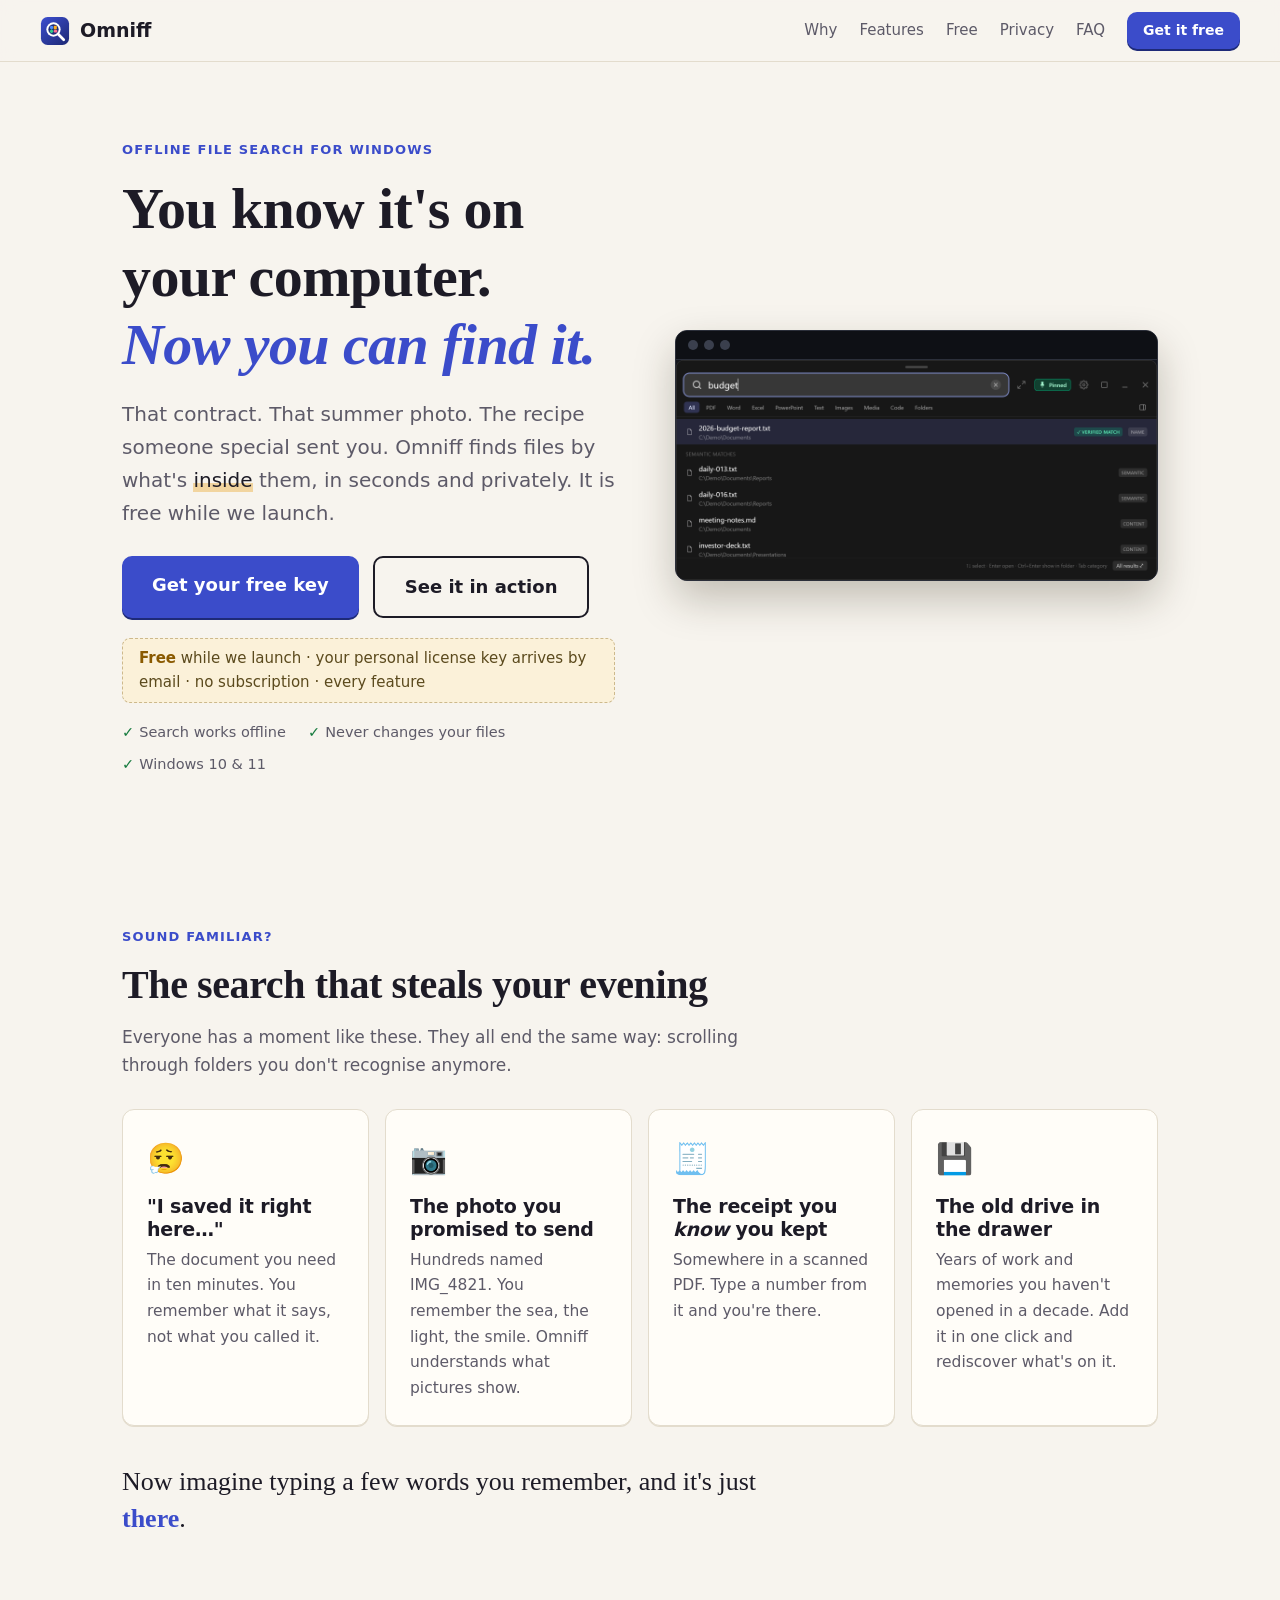
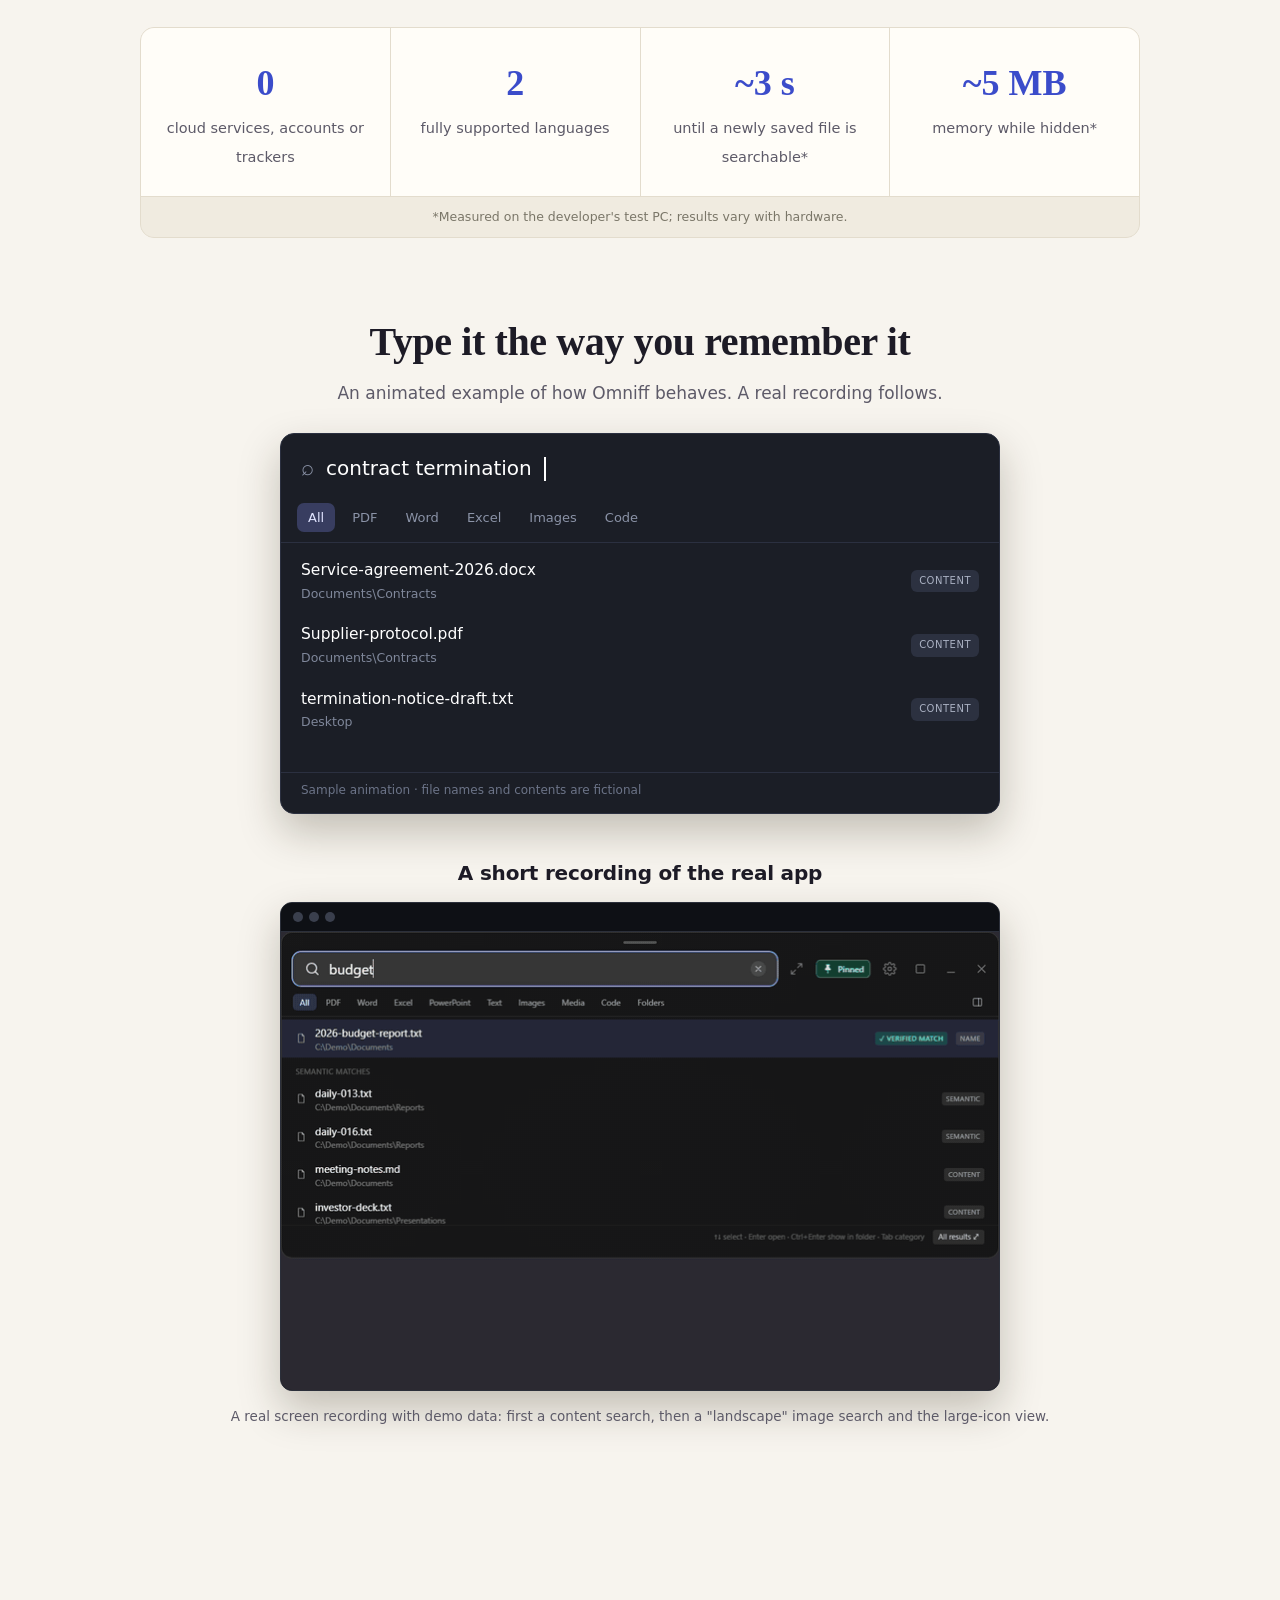
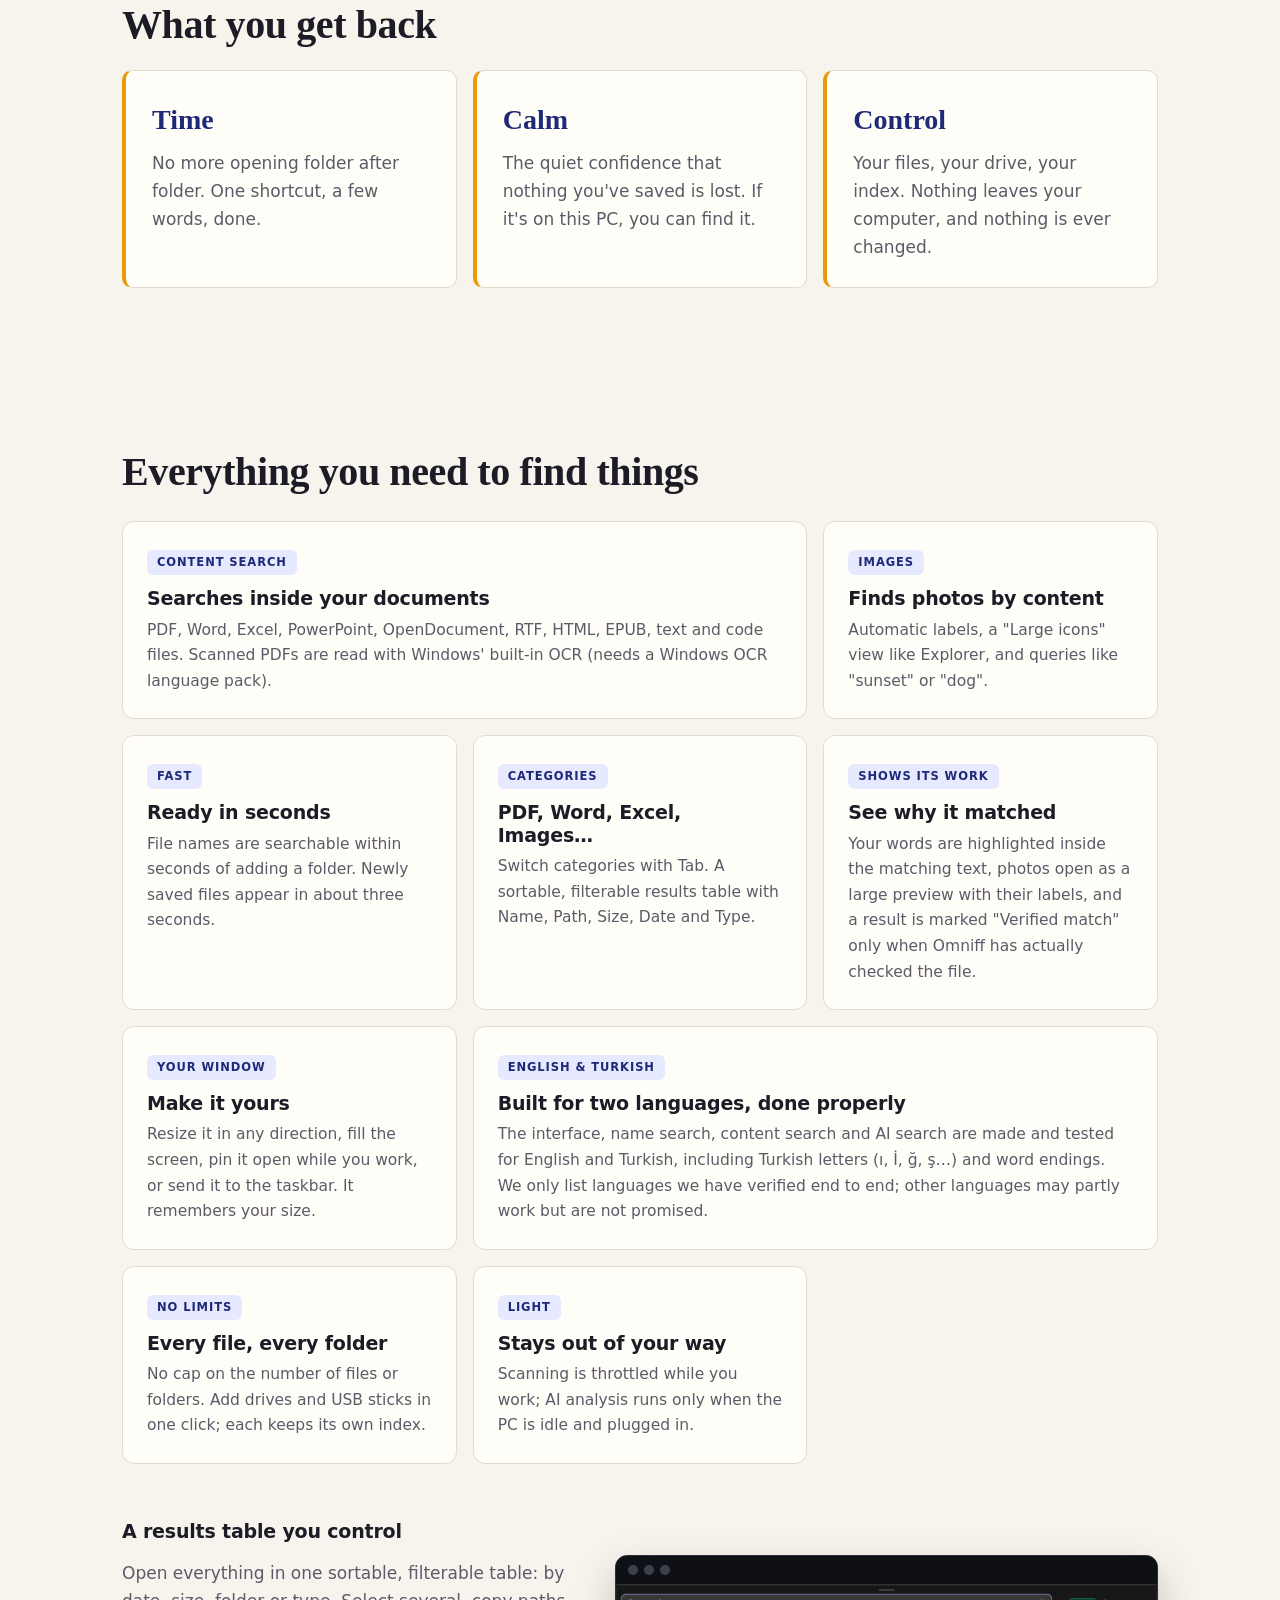
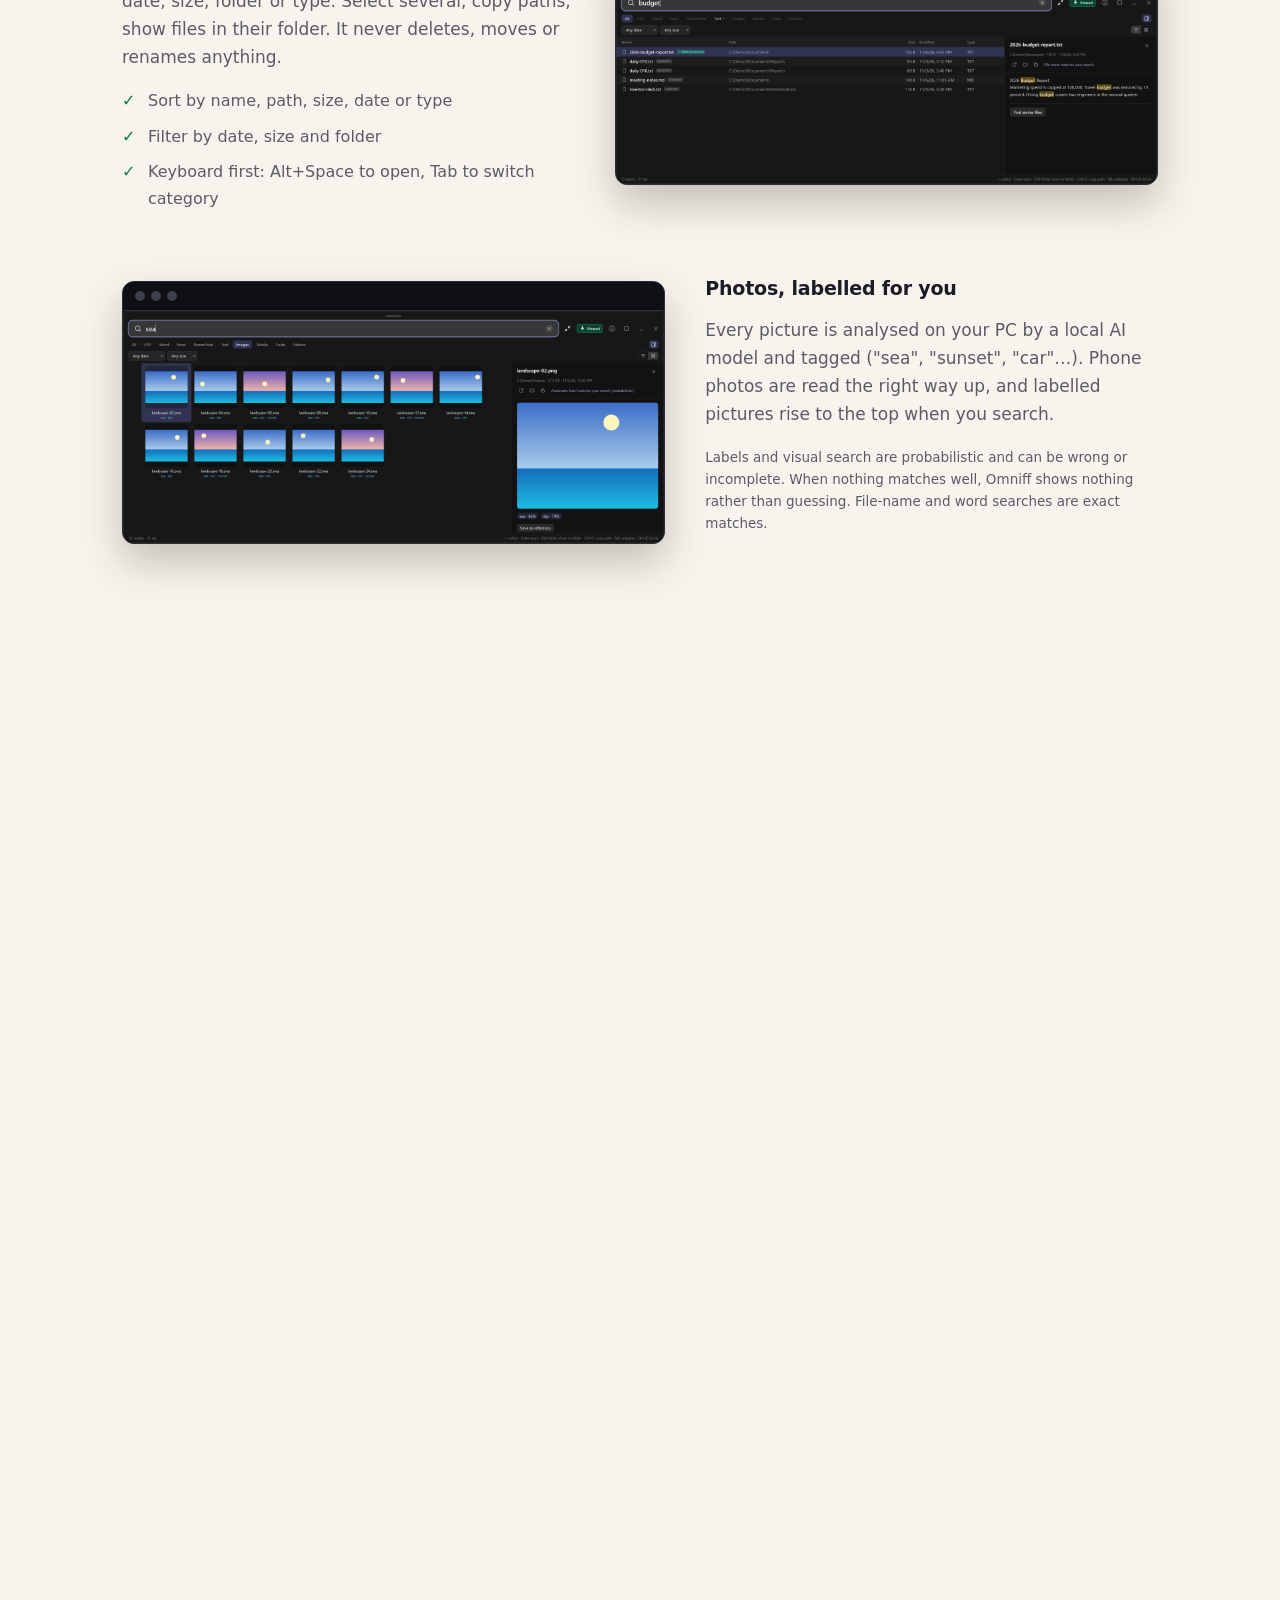
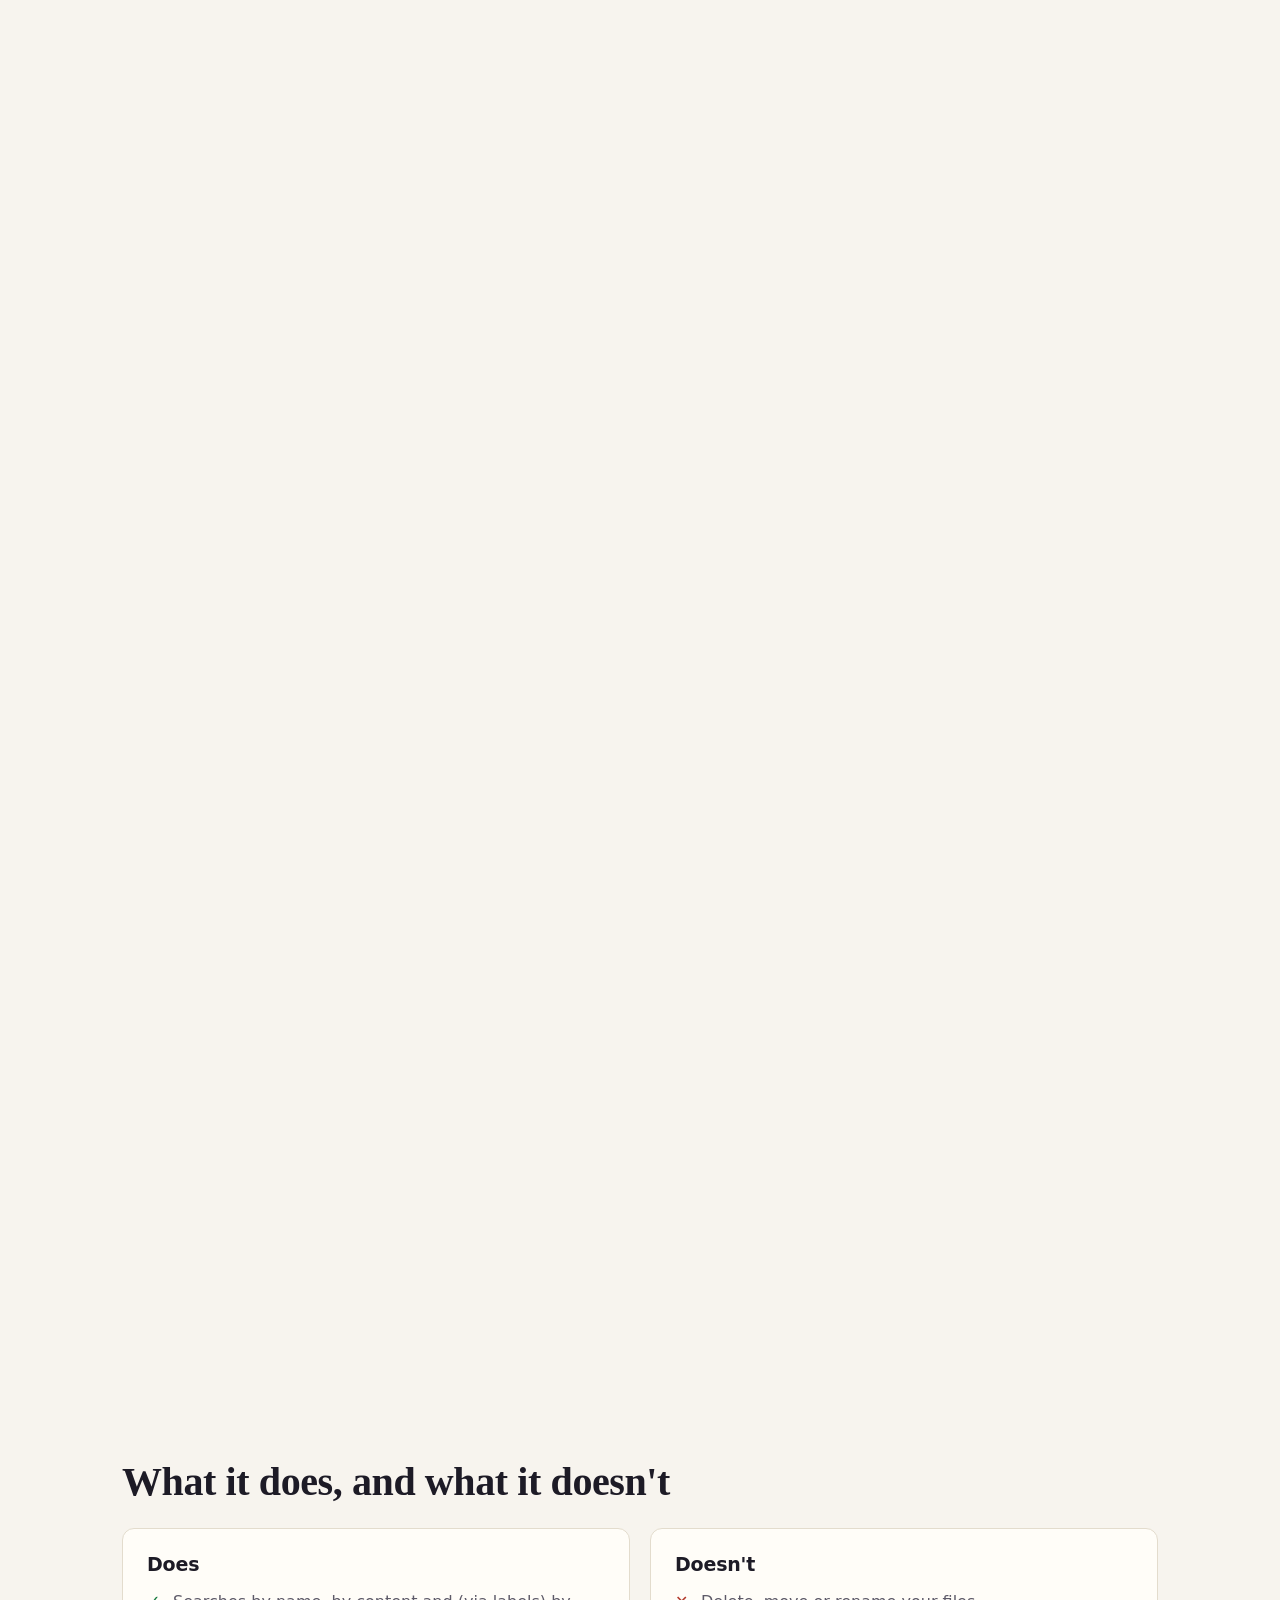
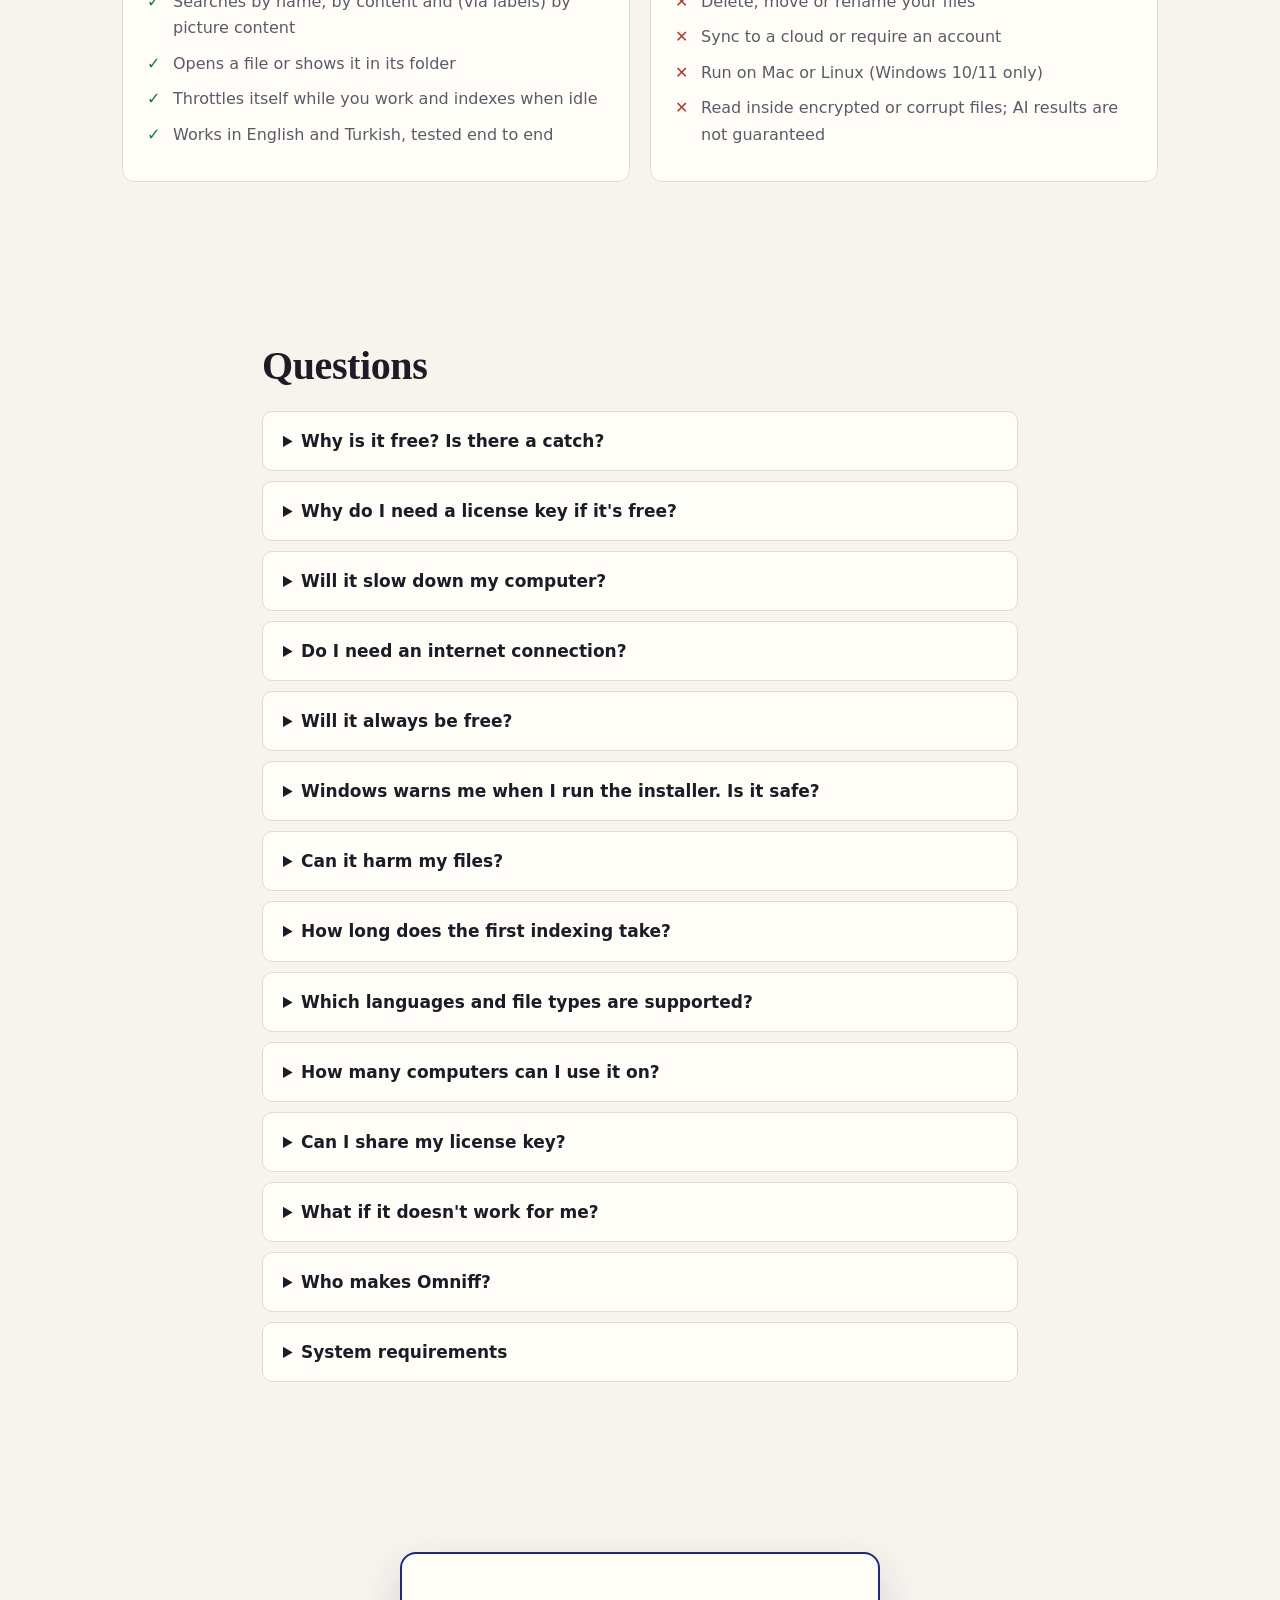
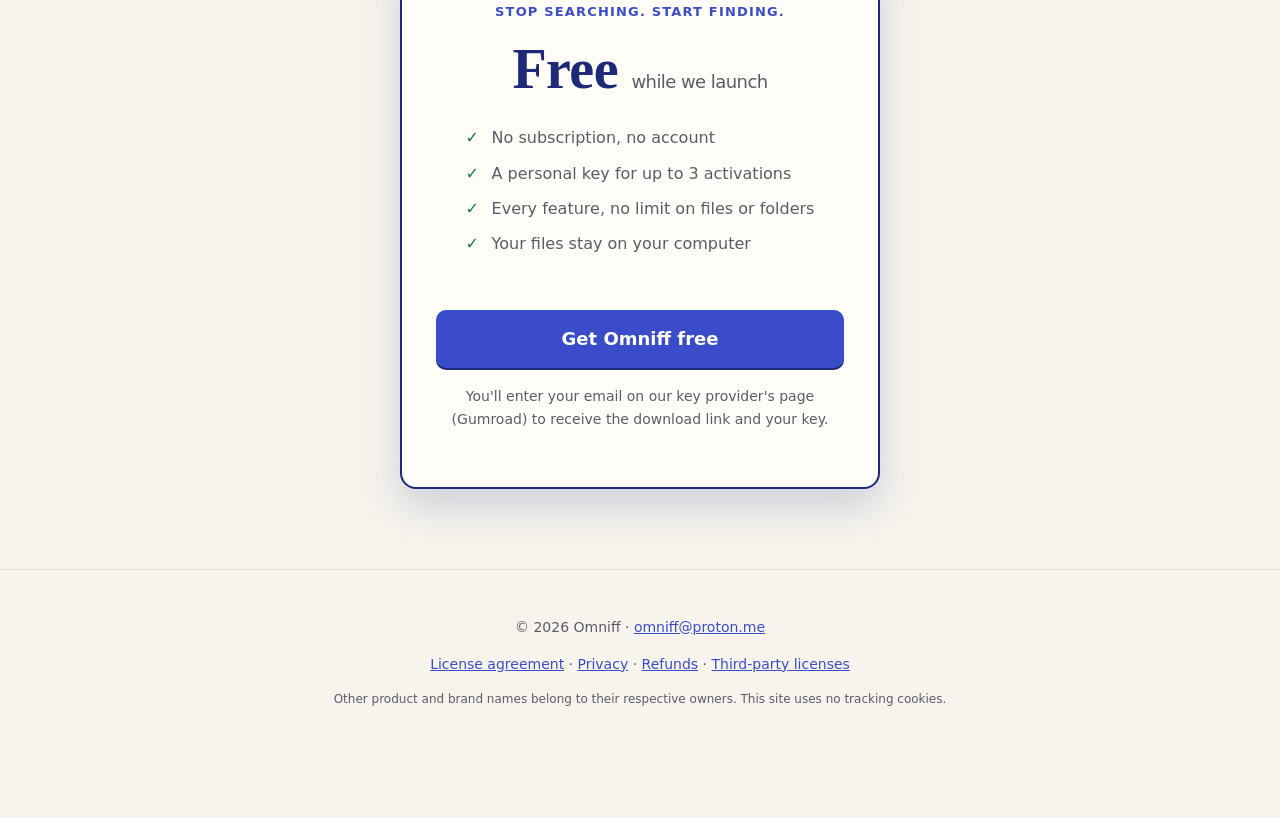
<file: index.html>
<!doctype html>
<html lang="en">
<head>
<meta charset="utf-8">
<meta name="viewport" content="width=device-width, initial-scale=1">
<title>Omniff — Find any file by what's inside it | Offline file search for Windows</title>
<meta name="description" content="Find files on your PC by name, by content and by what is in the pictures, in seconds. Searching works fully offline.">
<meta property="og:type" content="website">
<meta property="og:title" content="Omniff — Offline smart file search for Windows">
<meta property="og:description" content="Find files on your PC by name, by content and by what is in the pictures, in seconds. Searching works fully offline.">
<meta property="og:image" content="img/arama.png">
<meta name="theme-color" content="#0a0c10">
<link rel="icon" type="image/svg+xml" href="img/favicon.svg">
<link rel="stylesheet" href="style.css">
<script type="application/ld+json">
{"@context":"https://schema.org","@type":"SoftwareApplication","name":"Omniff","operatingSystem":"Windows 10, Windows 11","applicationCategory":"UtilitiesApplication","description":"Find files on your PC by name, by content and by what is in the pictures, in seconds. Searching works fully offline.","offers":{"@type":"Offer","price":"0","priceCurrency":"USD"}}
</script>
</head>
<body>
<header class="top">
  <a class="brand" href="#top"><span class="logo" aria-hidden="true"></span>Omniff</a>
  <nav aria-label="Main">
    <a href="#feel">Why</a>
    <a href="#features">Features</a>
    <a href="#price">Free</a>
    <a href="#privacy">Privacy</a>
    <a href="#faq">FAQ</a>
    <a class="btn small" href="https://omniff.gumroad.com/l/omniff-search">Get it free</a>
  </nav>
</header>

<main id="top">
<section class="hero">
  <div class="hero-copy">
  <p class="eyebrow">Offline file search for Windows</p>
  <h1>You know it's on your computer.<br><em>Now you can find it.</em></h1>
  <p class="lead">That contract. That summer photo. The recipe someone special sent you. Omniff finds files by what's <em class="soft">inside</em> them, in seconds and privately. It is free while we launch.</p>
  <p class="cta">
    <a class="btn big" href="https://omniff.gumroad.com/l/omniff-search">Get your free key</a>
    <a class="btn ghost big" href="#demo">See it in action</a>
  </p>
  <p class="price-chip"><strong>Free</strong> while we launch · your personal license key arrives by email · no subscription · every feature</p>
  <ul class="trust">
    <li>Search works offline</li><li>Never changes your files</li><li>Windows 10 &amp; 11</li>
  </ul>
  </div>
  <div class="frame hero-shot"><div class="chrome"><i></i><i></i><i></i></div><img src="img/arama.png" alt="Omniff search window showing results for a content search" width="1000"></div>
</section>

<section class="feel" id="feel">
  <p class="eyebrow">Sound familiar?</p>
  <h2>The search that steals your evening</h2>
  <p class="sub">Everyone has a moment like these. They all end the same way: scrolling through folders you don't recognise anymore.</p>
  <div class="moments">
    <article><span class="emo">😮‍💨</span><h3>"I saved it right here…"</h3><p>The document you need in ten minutes. You remember what it says, not what you called it.</p></article>
    <article><span class="emo">📷</span><h3>The photo you promised to send</h3><p>Hundreds named IMG_4821. You remember the sea, the light, the smile. Omniff understands what pictures show.</p></article>
    <article><span class="emo">🧾</span><h3>The receipt you <em>know</em> you kept</h3><p>Somewhere in a scanned PDF. Type a number from it and you're there.</p></article>
    <article><span class="emo">💾</span><h3>The old drive in the drawer</h3><p>Years of work and memories you haven't opened in a decade. Add it in one click and rediscover what's on it.</p></article>
  </div>
  <p class="turn">Now imagine typing a few words you remember, and it's just <strong>there</strong>.</p>
</section>

<section class="stats" aria-label="At a glance">
  <div><strong>0</strong><span>cloud services, accounts or trackers</span></div>
  <div><strong>2</strong><span>fully supported languages</span></div>
  <div><strong>~3 s</strong><span>until a newly saved file is searchable*</span></div>
  <div><strong>~5 MB</strong><span>memory while hidden*</span></div>
  <p class="foot">*Measured on the developer's test PC; results vary with hardware.</p>
</section>

<section class="demo-sec" id="demo">
  <h2>Type it the way you remember it</h2>
  <p class="sub">An animated example of how Omniff behaves. A real recording follows.</p>
  <div class="demo" id="demo-box" aria-live="polite" aria-label="Animated search example">
    <div class="demo-bar"><span class="mag">⌕</span><span id="demo-q" class="q"></span><span class="caret"></span></div>
    <div class="demo-tabs" id="demo-tabs"></div>
    <ul class="demo-res" id="demo-res"></ul>
    <div class="demo-note">Sample animation · file names and contents are fictional</div>
  </div>
  <h3 class="rec-title">A short recording of the real app</h3>
  <div class="frame rec"><div class="chrome"><i></i><i></i><i></i></div><img src="img/demo.gif" alt="Screen recording of Omniff: a content search, then an image search and the large-icon view" width="720" height="460" loading="lazy"></div>
  <p class="fine center">A real screen recording with demo data: first a content search, then a "landscape" image search and the large-icon view.</p>
</section>

<section class="gives">
  <h2>What you get back</h2>
  <div class="trio">
    <article><b>Time</b><p>No more opening folder after folder. One shortcut, a few words, done.</p></article>
    <article><b>Calm</b><p>The quiet confidence that nothing you've saved is lost. If it's on this PC, you can find it.</p></article>
    <article><b>Control</b><p>Your files, your drive, your index. Nothing leaves your computer, and nothing is ever changed.</p></article>
  </div>
</section>

<section class="features" id="features">
  <h2>Everything you need to find things</h2>
  <div class="bento">
    <article class="wide"><span class="tag">Content search</span><h3>Searches inside your documents</h3><p>PDF, Word, Excel, PowerPoint, OpenDocument, RTF, HTML, EPUB, text and code files. Scanned PDFs are read with Windows' built-in OCR (needs a Windows OCR language pack).</p></article>
    <article><span class="tag">Images</span><h3>Finds photos by content</h3><p>Automatic labels, a "Large icons" view like Explorer, and queries like "sunset" or "dog".</p></article>
    <article><span class="tag">Fast</span><h3>Ready in seconds</h3><p>File names are searchable within seconds of adding a folder. Newly saved files appear in about three seconds.</p></article>
    <article><span class="tag">Categories</span><h3>PDF, Word, Excel, Images…</h3><p>Switch categories with Tab. A sortable, filterable results table with Name, Path, Size, Date and Type.</p></article>
    <article><span class="tag">Shows its work</span><h3>See why it matched</h3><p>Your words are highlighted inside the matching text, photos open as a large preview with their labels, and a result is marked "Verified match" only when Omniff has actually checked the file.</p></article>
    <article><span class="tag">Your window</span><h3>Make it yours</h3><p>Resize it in any direction, fill the screen, pin it open while you work, or send it to the taskbar. It remembers your size.</p></article>
    <article class="wide"><span class="tag">English &amp; Turkish</span><h3>Built for two languages, done properly</h3><p>The interface, name search, content search and AI search are made and tested for English and Turkish, including Turkish letters (ı, İ, ğ, ş…) and word endings. We only list languages we have verified end to end; other languages may partly work but are not promised.</p></article>
    <article><span class="tag">No limits</span><h3>Every file, every folder</h3><p>No cap on the number of files or folders. Add drives and USB sticks in one click; each keeps its own index.</p></article>
    <article><span class="tag">Light</span><h3>Stays out of your way</h3><p>Scanning is throttled while you work; AI analysis runs only when the PC is idle and plugged in.</p></article>
  </div>
  <div class="split">
    <div><h3>A results table you control</h3><p>Open everything in one sortable, filterable table: by date, size, folder or type. Select several, copy paths, show files in their folder. It never deletes, moves or renames anything.</p>
      <ul class="ticks"><li>Sort by name, path, size, date or type</li><li>Filter by date, size and folder</li><li>Keyboard first: Alt+Space to open, Tab to switch category</li></ul></div>
    <div class="frame"><div class="chrome"><i></i><i></i><i></i></div><img src="img/tablo.png" alt="Results table with sortable columns" width="900" loading="lazy"></div>
  </div>
  <div class="split rev">
    <div class="frame"><div class="chrome"><i></i><i></i><i></i></div><img src="img/resimler.png" alt="Image search with large icons and automatic labels" width="900" loading="lazy"></div>
    <div><h3>Photos, labelled for you</h3><p>Every picture is analysed on your PC by a local AI model and tagged ("sea", "sunset", "car"…). Phone photos are read the right way up, and labelled pictures rise to the top when you search.</p>
      <p class="fine">Labels and visual search are probabilistic and can be wrong or incomplete. When nothing matches well, Omniff shows nothing rather than guessing. File-name and word searches are exact matches.</p></div>
  </div>
</section>

<section class="how" id="how">
  <h2>Set up in three steps</h2>
  <ol class="steps">
    <li><b>1</b><div><h3>Get your free key and install</h3><p>Click <em>Get your free key</em>, enter your email, and you receive the download link and your personal license key. Run the installer and paste the key once when Omniff first opens.</p></div></li>
    <li><b>2</b><div><h3>Add your folders</h3><p>Documents, Desktop, Pictures or any drive or USB stick, in one click. File names are ready in seconds; content and image analysis finish while your computer is idle.</p></div></li>
    <li><b>3</b><div><h3>Press Alt+Space and type</h3><p>The shortcut is yours to change. Open a result, or show it in its folder.</p></div></li>
  </ol>
  <div class="why">
    <h3>Windows shows a blue "Windows protected your PC" screen?</h3>
    <p>Omniff is new and the installer is not yet digitally signed, so Windows SmartScreen may warn about an unrecognised app. If you downloaded it from this page, click <strong>More info</strong>, then <strong>Run anyway</strong>. We would rather tell you than hide it. You can review exactly what the app sends over the network in Settings → About → Network ledger.</p>
  </div>
</section>

<section class="priceval" id="price">
  <p class="eyebrow">The price</p>
  <h2>Free while we launch.<br>Tell us what's worth paying for.</h2>
  <div class="compare one">
    <div class="us"><p class="who">Omniff for Windows</p><p class="amt">Free</p><p class="note">launch period · no limit on files or folders · every feature</p></div>
  </div>
  <div class="why">
    <h3>Why free?</h3>
    <p>Omniff is built and supported by one independent developer, not a company. Before setting a price we want to learn what people actually find useful, and what they don't. Your honest feedback is the payment we are asking for.</p>
    <p>A paid version may follow. If it does, we will say so on this page and in the app before anything changes, and the price and terms will be shown before you pay anything. There is no subscription and no account.</p>
    <p class="fine">Your license key is free and personal. Each key can be activated on up to 3 computers (a reinstall counts as an activation); write to us if you run out.</p>
  </div>
</section>

<section class="privacy" id="privacy">
  <div>
    <h2>Your life stays yours</h2>
    <p>Your documents, family photos and private papers deserve better than being uploaded somewhere. The AI models ship inside the app and run locally. Your files, file names and searches are never sent anywhere. There is no telemetry, no advertising and no account. Omniff only reads your files; it never modifies, deletes or moves them.</p>
    <p class="try"><strong>Check it yourself:</strong> turn your internet connection off. Searching works exactly the same. The only time Omniff goes online is once, when you press Activate to check your free license key (it sends the key, nothing else). Settings → About → Network ledger lists every connection the app itself has made.</p>
    <a href="privacy.html">Read the privacy notice →</a>
  </div>
  <ul class="facts">
    <li><strong>Local</strong><span>AI models run on your PC</span></li>
    <li><strong>Read-only</strong><span>your files are never changed</span></li>
    <li><strong>No account</strong><span>nothing to sign in to</span></li>
  </ul>
</section>

<section class="honest">
  <h2>What it does, and what it doesn't</h2>
  <div class="two">
    <div><h3>Does</h3><ul class="ticks"><li>Searches by name, by content and (via labels) by picture content</li><li>Opens a file or shows it in its folder</li><li>Throttles itself while you work and indexes when idle</li><li>Works in English and Turkish, tested end to end</li></ul></div>
    <div><h3>Doesn't</h3><ul class="crosses"><li>Delete, move or rename your files</li><li>Sync to a cloud or require an account</li><li>Run on Mac or Linux (Windows 10/11 only)</li><li>Read inside encrypted or corrupt files; AI results are not guaranteed</li></ul></div>
  </div>
</section>

<section id="faq" class="faq">
  <h2>Questions</h2>
  <details><summary>Why is it free? Is there a catch?</summary><p>No catch. It is made and supported by one independent developer and runs entirely on your PC, so there are no servers to pay for. We are free while we launch to learn what people find useful. A paid version may follow; we would announce it first. Same app, no feature locked behind a plan.</p></details>
  <details><summary>Why do I need a license key if it's free?</summary><p>The key lets us count how many people actually install the app, and keeps one download from being passed around endlessly. Our key provider (Gumroad) asks for your email address to send it. We use that address to help you with your key and, only if you agree, to tell you about important updates. We never sell it.</p></details>
  <details><summary>Will it slow down my computer?</summary><p>The design goal is to be unnoticeable: while you work, scanning is capped at about 15% of one CPU core, and AI analysis runs only when the computer is idle and plugged in. These figures are measurements on the developer's test PC; results vary with hardware.</p></details>
  <details><summary>Do I need an internet connection?</summary><p>Only once, to activate your free key. Everyday use is fully offline. Activation sends your license key to our license provider and nothing else; no file names, contents or searches are ever sent. (If Microsoft WebView2 is missing on Windows, the installer may download it from Microsoft; Windows 11 already includes it.)</p></details>
  <details><summary>Will it always be free?</summary><p>Not necessarily. During the launch period it is free. If we introduce a paid version we will announce it on this page and in the app, show the price and terms before you pay, and never charge anything without your clear action.</p></details>
  <details><summary>Windows warns me when I run the installer. Is it safe?</summary><p>The installer is not yet digitally signed, so Windows SmartScreen can show "Windows protected your PC" for a new app. Click <strong>More info</strong> then <strong>Run anyway</strong> if you downloaded it from this page. Code signing is on our list; until then you can review the app's only network activity in Settings → About → Network ledger.</p></details>
  <details><summary>Can it harm my files?</summary><p>No. The app only reads files. It has no delete, move or rename feature, and it opens a file or shows it in its folder only when you ask.</p></details>
  <details><summary>How long does the first indexing take?</summary><p>File names usually become searchable within seconds to minutes. Content and image analysis can take longer depending on how many files you have and how much idle time your PC gets. You can keep using the app meanwhile.</p></details>
  <details><summary>Which languages and file types are supported?</summary><p>English and Turkish are fully supported and tested: interface, name search, content search and AI search. Other languages may partly work (file names are matched in any language) but we do not promise full quality. Content is read from PDF (including scanned ones, which need a Windows OCR language pack), Word, Excel, PowerPoint, OpenDocument, RTF, HTML, EPUB and text/code files.</p></details>
  <details><summary>How many computers can I use it on?</summary><p>Each key can be activated up to 3 times; a reinstall counts as an activation. New PC or ran out? Write to us and we will reset it. Details are in the <a href="terms.html">license agreement</a>.</p></details>
  <details><summary>Can I share my license key?</summary><p>Please don't. Each key is personal and limited to 3 activations; a widely shared key stops working. Friends can get their own free key on this page.</p></details>
  <details><summary>What if it doesn't work for me?</summary><p>Write to <a href="mailto:omniff@proton.me">omniff@proton.me</a> with what happened, or use the feedback buttons in the app. Since it is free there is nothing to refund (see the <a href="refund.html">refund policy</a>); your files and index are never touched, and you can uninstall at any time.</p></details>
  <details><summary>Who makes Omniff?</summary><p>Omniff is built and supported by an independent developer, not a company. Questions and bug reports go to <a href="mailto:omniff@proton.me">omniff@proton.me</a>.</p></details>
  <details><summary>System requirements</summary><p>Windows 10 or 11 (64-bit). About 250 MB for installation plus disk space for the search index (depends on your folders; you can choose where indexes are stored). An idle computer is recommended for AI analysis.</p></details>
</section>

<section class="buy">
  <div class="price-card">
    <p class="eyebrow">Stop searching. Start finding.</p>
    <h2>Free <small>while we launch</small></h2>
    <ul class="ticks">
      <li>No subscription, no account</li>
      <li>A personal key for up to 3 activations</li>
      <li>Every feature, no limit on files or folders</li>
      <li>Your files stay on your computer</li>
    </ul>
    <p><a class="btn big wide" href="https://omniff.gumroad.com/l/omniff-search">Get Omniff free</a></p>
    <p class="hint">You'll enter your email on our key provider's page (Gumroad) to receive the download link and your key.</p>
  </div>
</section>
</main>

<footer>
  <p>© 2026 Omniff · <a href="mailto:omniff@proton.me">omniff@proton.me</a></p>
  <p><a href="terms.html">License agreement</a> · <a href="privacy.html">Privacy</a> · <a href="refund.html">Refunds</a> · <a href="THIRD-PARTY-NOTICES.txt">Third-party licenses</a></p>
  <p class="small">Other product and brand names belong to their respective owners. This site uses no tracking cookies.</p>
</footer>

<a class="sticky-buy" href="https://omniff.gumroad.com/l/omniff-search">Get Omniff free</a>
<script src="site.js"></script>
</body>
</html>
</file>
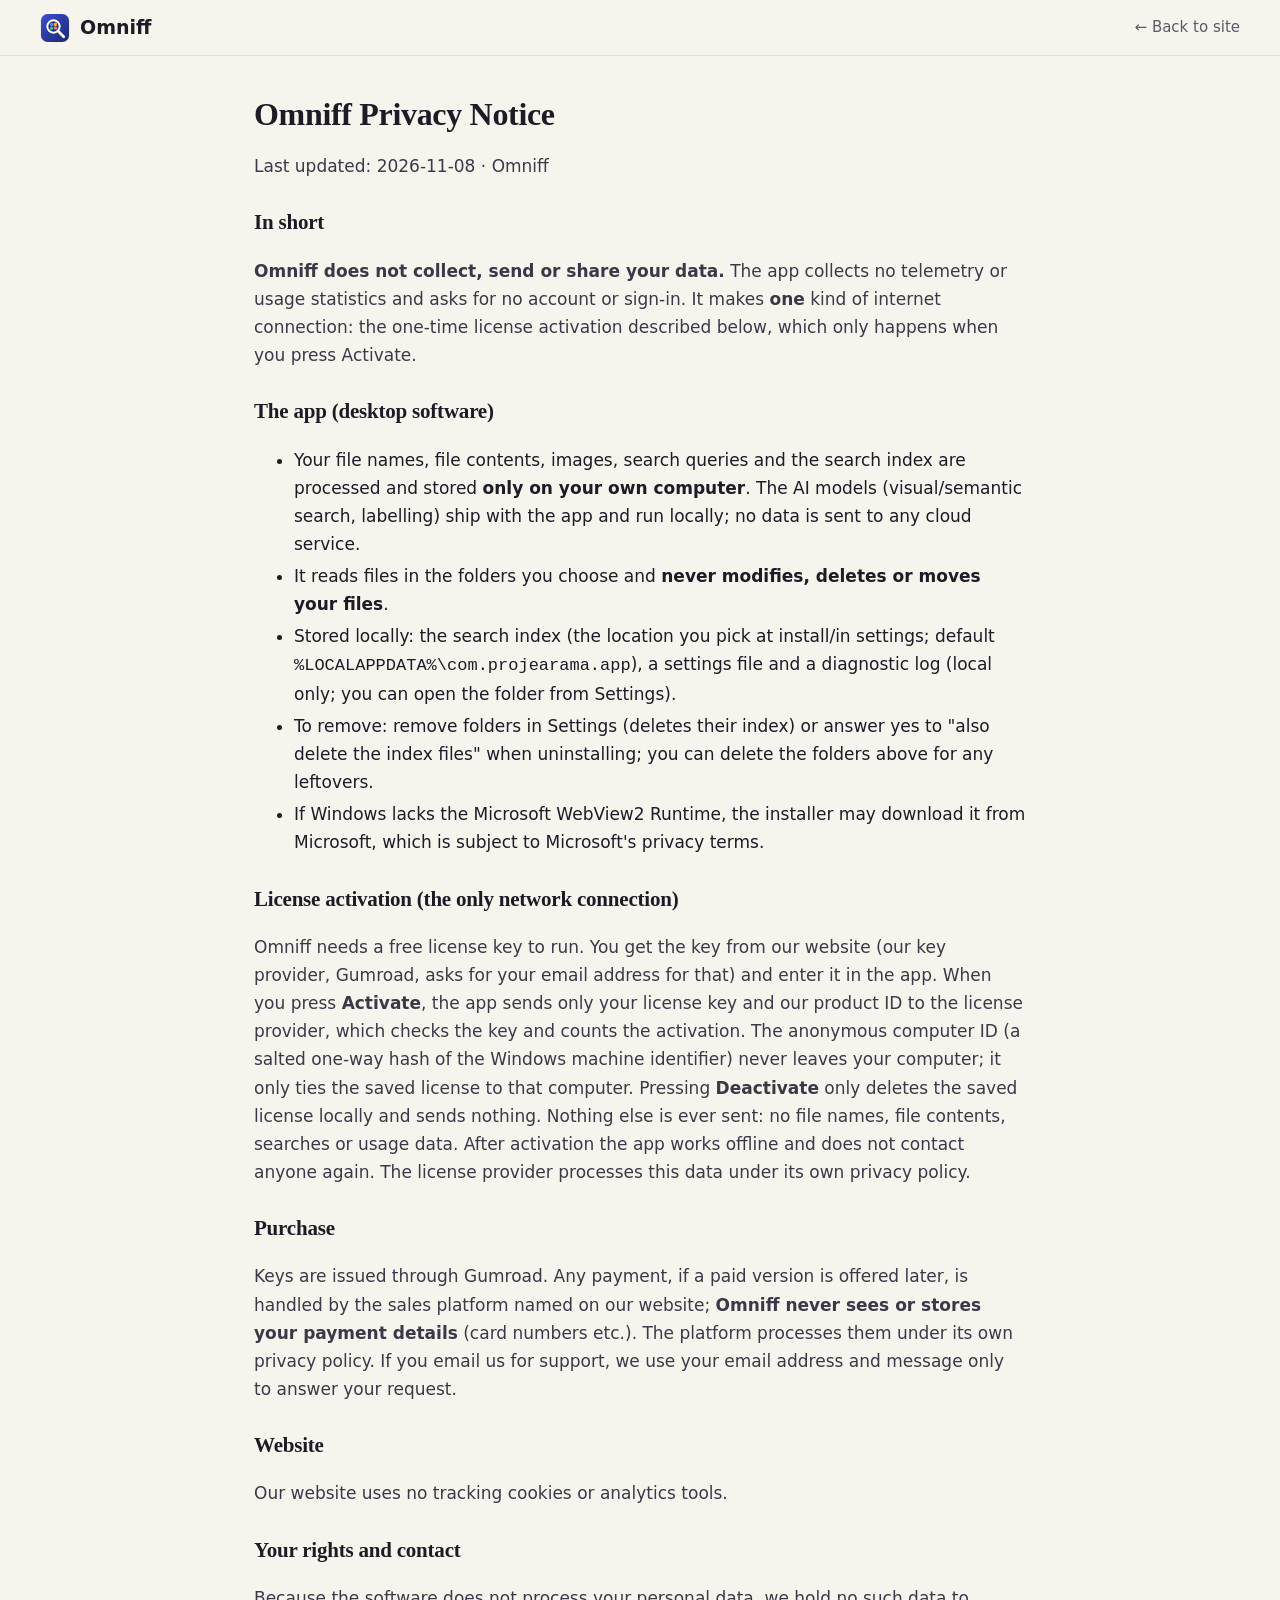
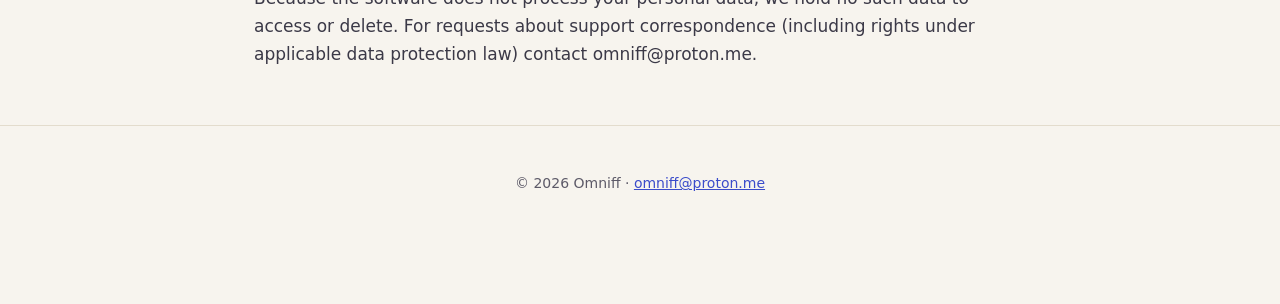
<file: privacy.html>
<!doctype html><html lang="en"><head><meta charset="utf-8"><meta name="viewport" content="width=device-width, initial-scale=1"><title>Privacy notice — Omniff</title><link rel="stylesheet" href="style.css"></head><body>
<header class="top"><a class="brand" href="index.html"><span class="logo" aria-hidden="true"></span>Omniff</a><nav><a href="index.html">← Back to site</a></nav></header>
<main class="doc"><h1>Omniff Privacy Notice</h1>
<p>Last updated: 2026-11-08 · Omniff</p>
<h2>In short</h2>
<p><strong>Omniff does not collect, send or share your data.</strong> The app collects no telemetry or usage statistics and asks for no account or sign-in. It makes <strong>one</strong> kind of internet connection: the one-time license activation described below, which only happens when you press Activate.</p>
<h2>The app (desktop software)</h2>
<ul>
<li>Your file names, file contents, images, search queries and the search index are processed and stored <strong>only on your own computer</strong>. The AI models (visual/semantic search, labelling) ship with the app and run locally; no data is sent to any cloud service.</li>
<li>It reads files in the folders you choose and <strong>never modifies, deletes or moves your files</strong>.</li>
<li>Stored locally: the search index (the location you pick at install/in settings; default <code>%LOCALAPPDATA%\com.projearama.app</code>), a settings file and a diagnostic log (local only; you can open the folder from Settings).</li>
<li>To remove: remove folders in Settings (deletes their index) or answer yes to "also delete the index files" when uninstalling; you can delete the folders above for any leftovers.</li>
<li>If Windows lacks the Microsoft WebView2 Runtime, the installer may download it from Microsoft, which is subject to Microsoft's privacy terms.</li>
</ul>
<h2>License activation (the only network connection)</h2>
<p>Omniff needs a free license key to run. You get the key from our website (our key provider, Gumroad, asks for your email address for that) and enter it in the app. When you press <strong>Activate</strong>, the app sends only your license key and our product ID to the license provider, which checks the key and counts the activation. The anonymous computer ID (a salted one-way hash of the Windows machine identifier) never leaves your computer; it only ties the saved license to that computer. Pressing <strong>Deactivate</strong> only deletes the saved license locally and sends nothing. Nothing else is ever sent: no file names, file contents, searches or usage data. After activation the app works offline and does not contact anyone again. The license provider processes this data under its own privacy policy.</p>
<h2>Purchase</h2>
<p>Keys are issued through Gumroad. Any payment, if a paid version is offered later, is handled by the sales platform named on our website; <strong>Omniff never sees or stores your payment details</strong> (card numbers etc.). The platform processes them under its own privacy policy. If you email us for support, we use your email address and message only to answer your request.</p>
<h2>Website</h2>
<p>Our website uses no tracking cookies or analytics tools.</p>
<h2>Your rights and contact</h2>
<p>Because the software does not process your personal data, we hold no such data to access or delete. For requests about support correspondence (including rights under applicable data protection law) contact omniff@proton.me.</p></main>
<footer><p>© 2026 Omniff · <a href="mailto:omniff@proton.me">omniff@proton.me</a></p></footer>
</body></html>
</file>
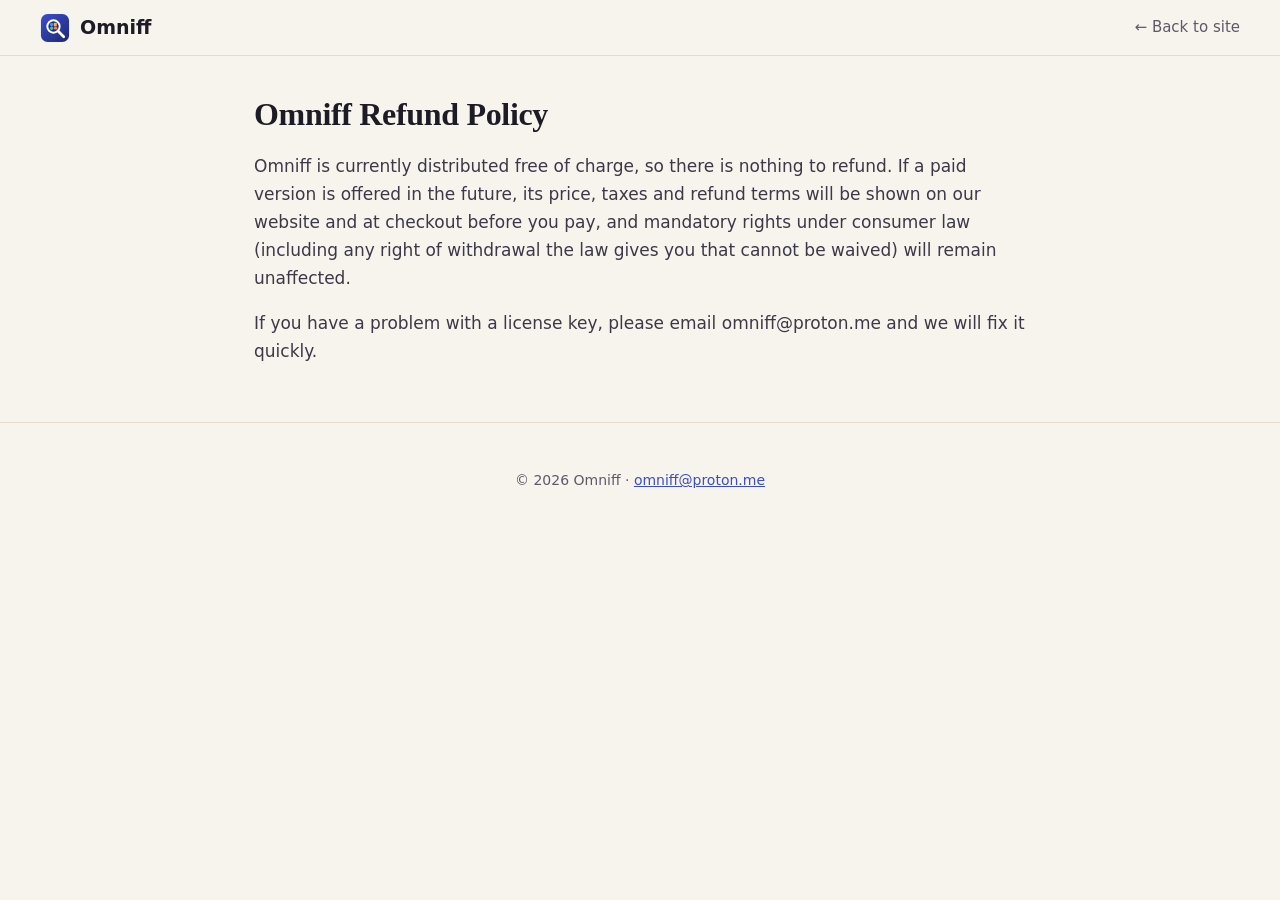
<file: refund.html>
<!doctype html><html lang="en"><head><meta charset="utf-8"><meta name="viewport" content="width=device-width, initial-scale=1"><title>Refund policy — Omniff</title><link rel="stylesheet" href="style.css"></head><body>
<header class="top"><a class="brand" href="index.html"><span class="logo" aria-hidden="true"></span>Omniff</a><nav><a href="index.html">← Back to site</a></nav></header>
<main class="doc"><h1>Omniff Refund Policy</h1>
<p>Omniff is currently distributed free of charge, so there is nothing to refund. If a paid version is offered in the future, its price, taxes and refund terms will be shown on our website and at checkout before you pay, and mandatory rights under consumer law (including any right of withdrawal the law gives you that cannot be waived) will remain unaffected.</p>
<p>If you have a problem with a license key, please email omniff@proton.me and we will fix it quickly.</p></main>
<footer><p>© 2026 Omniff · <a href="mailto:omniff@proton.me">omniff@proton.me</a></p></footer>
</body></html>
</file>
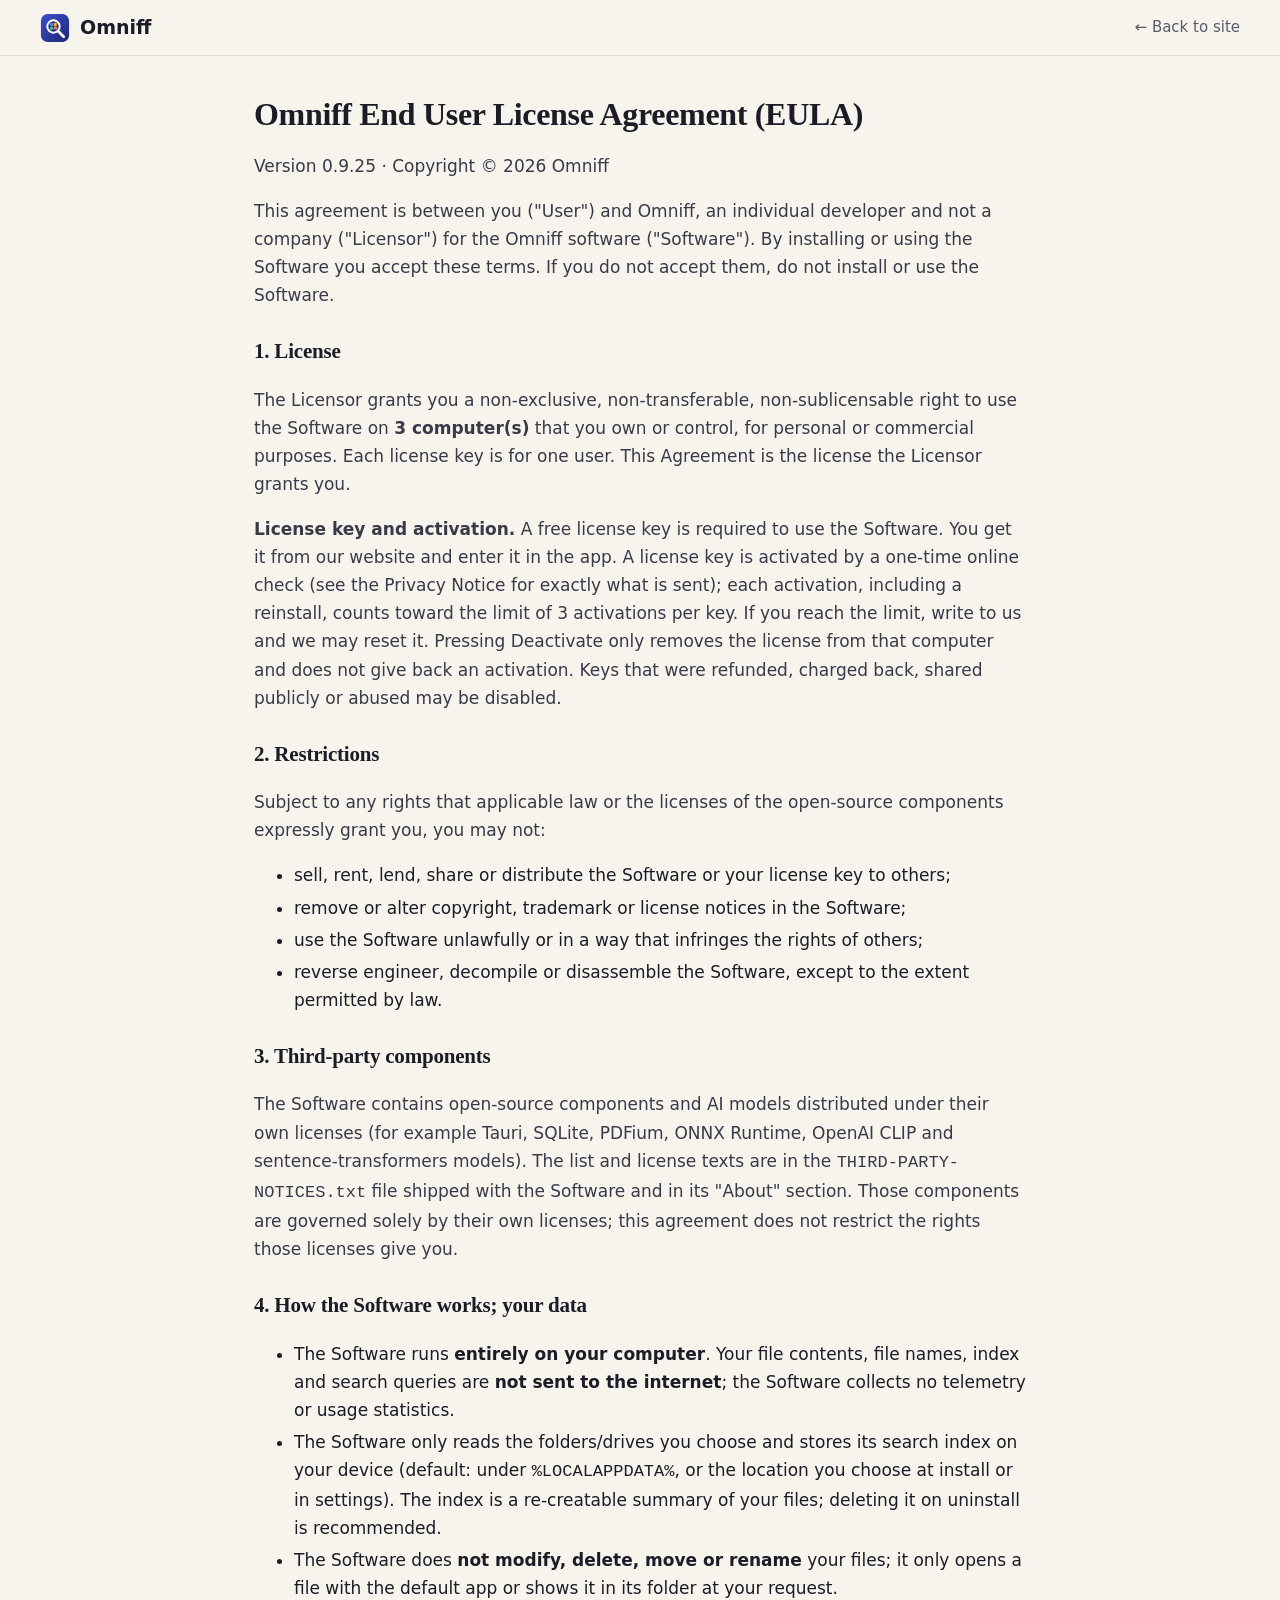
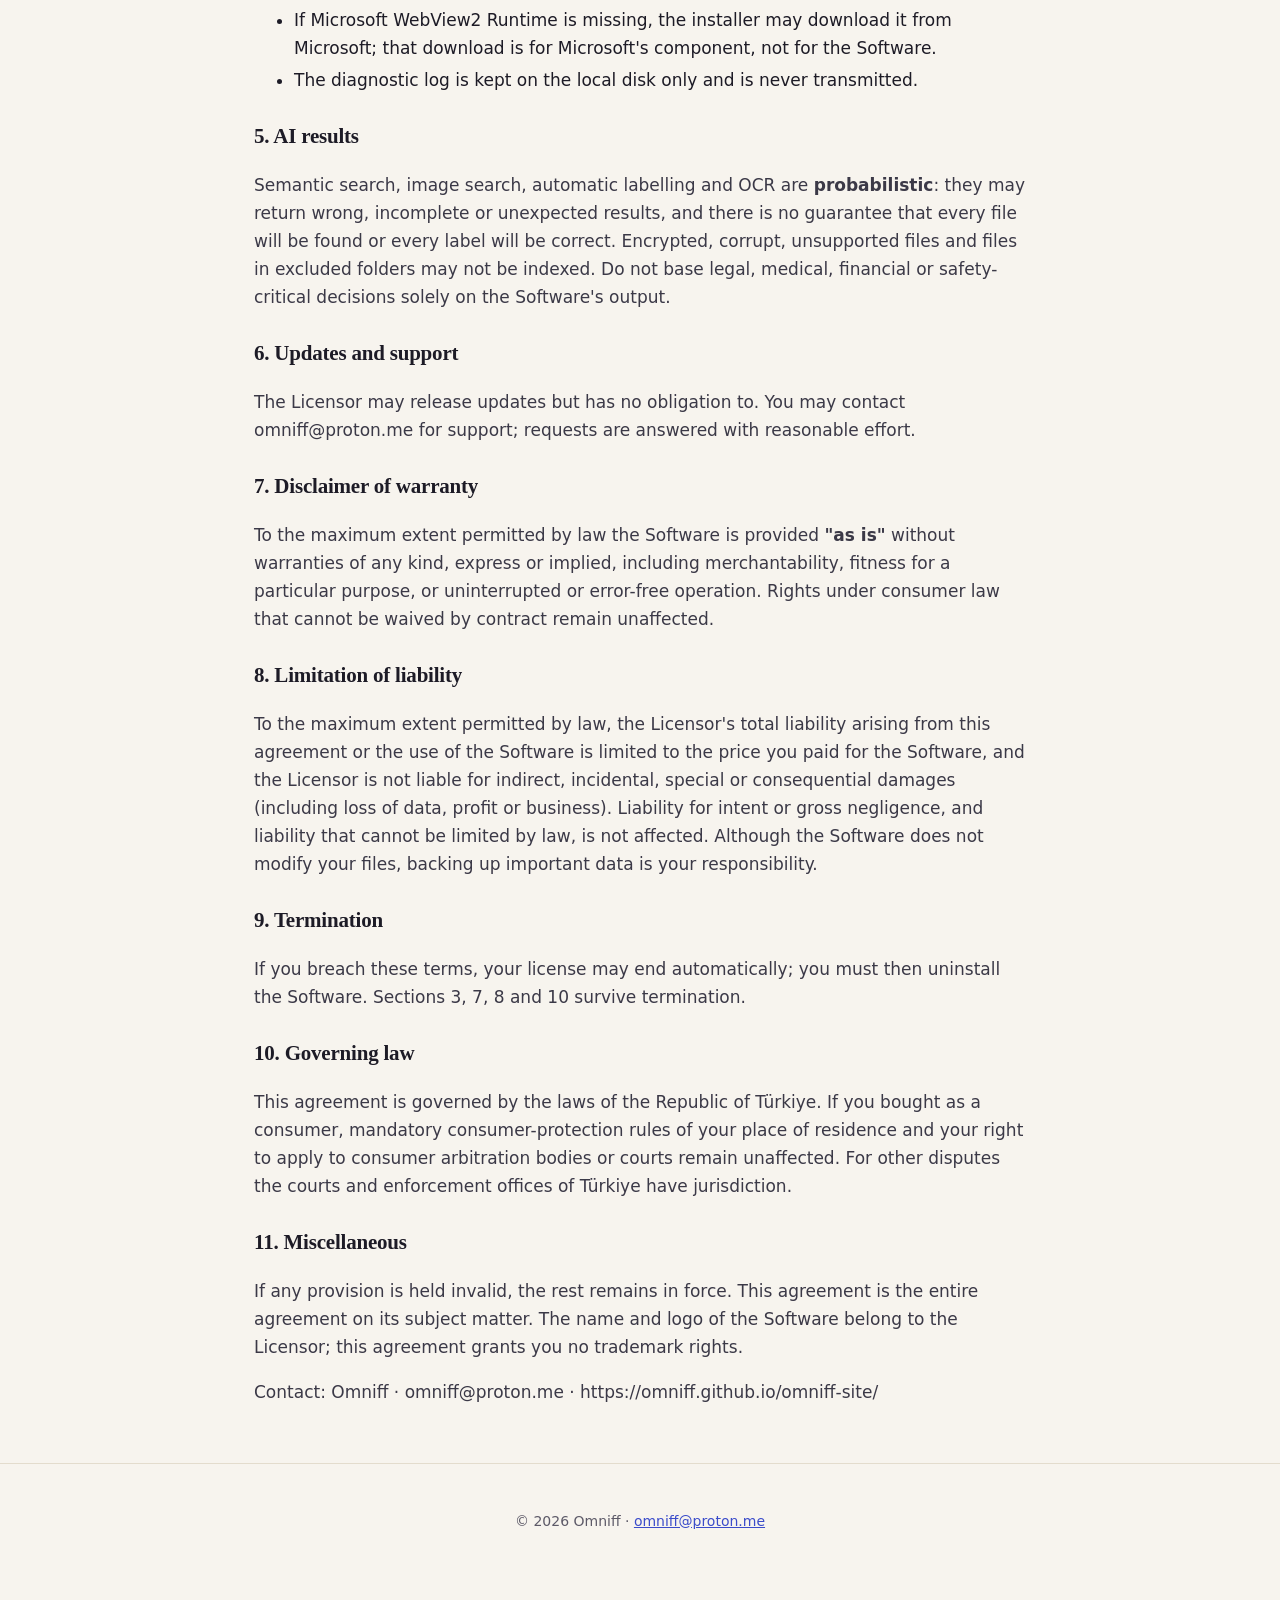
<file: terms.html>
<!doctype html><html lang="en"><head><meta charset="utf-8"><meta name="viewport" content="width=device-width, initial-scale=1"><title>License agreement (EULA) — Omniff</title><link rel="stylesheet" href="style.css"></head><body>
<header class="top"><a class="brand" href="index.html"><span class="logo" aria-hidden="true"></span>Omniff</a><nav><a href="index.html">← Back to site</a></nav></header>
<main class="doc"><h1>Omniff End User License Agreement (EULA)</h1>
<p>Version 0.9.25 · Copyright © 2026 Omniff</p>
<p>This agreement is between you ("User") and Omniff, an individual developer and not a company ("Licensor") for the Omniff software ("Software"). By installing or using the Software you accept these terms. If you do not accept them, do not install or use the Software.</p>
<h2>1. License</h2>
<p>The Licensor grants you a non-exclusive, non-transferable, non-sublicensable right to use the Software on <strong>3 computer(s)</strong> that you own or control, for personal or commercial purposes. Each license key is for one user. This Agreement is the license the Licensor grants you.</p>
<p><strong>License key and activation.</strong> A free license key is required to use the Software. You get it from our website and enter it in the app. A license key is activated by a one-time online check (see the Privacy Notice for exactly what is sent); each activation, including a reinstall, counts toward the limit of 3 activations per key. If you reach the limit, write to us and we may reset it. Pressing Deactivate only removes the license from that computer and does not give back an activation. Keys that were refunded, charged back, shared publicly or abused may be disabled.</p>
<h2>2. Restrictions</h2>
<p>Subject to any rights that applicable law or the licenses of the open-source components expressly grant you, you may not:</p>
<ul>
<li>sell, rent, lend, share or distribute the Software or your license key to others;</li>
<li>remove or alter copyright, trademark or license notices in the Software;</li>
<li>use the Software unlawfully or in a way that infringes the rights of others;</li>
<li>reverse engineer, decompile or disassemble the Software, except to the extent permitted by law.</li>
</ul>
<h2>3. Third-party components</h2>
<p>The Software contains open-source components and AI models distributed under their own licenses (for example Tauri, SQLite, PDFium, ONNX Runtime, OpenAI CLIP and sentence-transformers models). The list and license texts are in the <code>THIRD-PARTY-NOTICES.txt</code> file shipped with the Software and in its "About" section. Those components are governed solely by their own licenses; this agreement does not restrict the rights those licenses give you.</p>
<h2>4. How the Software works; your data</h2>
<ul>
<li>The Software runs <strong>entirely on your computer</strong>. Your file contents, file names, index and search queries are <strong>not sent to the internet</strong>; the Software collects no telemetry or usage statistics.</li>
<li>The Software only reads the folders/drives you choose and stores its search index on your device (default: under <code>%LOCALAPPDATA%</code>, or the location you choose at install or in settings). The index is a re-creatable summary of your files; deleting it on uninstall is recommended.</li>
<li>The Software does <strong>not modify, delete, move or rename</strong> your files; it only opens a file with the default app or shows it in its folder at your request.</li>
<li>If Microsoft WebView2 Runtime is missing, the installer may download it from Microsoft; that download is for Microsoft's component, not for the Software.</li>
<li>The diagnostic log is kept on the local disk only and is never transmitted.</li>
</ul>
<h2>5. AI results</h2>
<p>Semantic search, image search, automatic labelling and OCR are <strong>probabilistic</strong>: they may return wrong, incomplete or unexpected results, and there is no guarantee that every file will be found or every label will be correct. Encrypted, corrupt, unsupported files and files in excluded folders may not be indexed. Do not base legal, medical, financial or safety-critical decisions solely on the Software's output.</p>
<h2>6. Updates and support</h2>
<p>The Licensor may release updates but has no obligation to. You may contact omniff@proton.me for support; requests are answered with reasonable effort.</p>
<h2>7. Disclaimer of warranty</h2>
<p>To the maximum extent permitted by law the Software is provided <strong>"as is"</strong> without warranties of any kind, express or implied, including merchantability, fitness for a particular purpose, or uninterrupted or error-free operation. Rights under consumer law that cannot be waived by contract remain unaffected.</p>
<h2>8. Limitation of liability</h2>
<p>To the maximum extent permitted by law, the Licensor's total liability arising from this agreement or the use of the Software is limited to the price you paid for the Software, and the Licensor is not liable for indirect, incidental, special or consequential damages (including loss of data, profit or business). Liability for intent or gross negligence, and liability that cannot be limited by law, is not affected. Although the Software does not modify your files, backing up important data is your responsibility.</p>
<h2>9. Termination</h2>
<p>If you breach these terms, your license may end automatically; you must then uninstall the Software. Sections 3, 7, 8 and 10 survive termination.</p>
<h2>10. Governing law</h2>
<p>This agreement is governed by the laws of the Republic of Türkiye. If you bought as a consumer, mandatory consumer-protection rules of your place of residence and your right to apply to consumer arbitration bodies or courts remain unaffected. For other disputes the courts and enforcement offices of Türkiye have jurisdiction.</p>
<h2>11. Miscellaneous</h2>
<p>If any provision is held invalid, the rest remains in force. This agreement is the entire agreement on its subject matter. The name and logo of the Software belong to the Licensor; this agreement grants you no trademark rights.</p>
<p>Contact: Omniff · omniff@proton.me · https://omniff.github.io/omniff-site/</p></main>
<footer><p>© 2026 Omniff · <a href="mailto:omniff@proton.me">omniff@proton.me</a></p></footer>
</body></html>
</file>
<file: style.css>
/* Omniff sitesi: açık, sıcak "kâğıt" teması; indigo + amber vurgu (logodan). Uygulama pencereleri koyu kalır (gerçek arayüz). */
:root{--bg:#f7f4ee;--surf:#fffdf8;--surf2:#f0ebe0;--line:#e3dccd;--text:#1d1b26;--mute:#5d5a68;--acc:#3b4cca;--acc2:#1e2a78;--warm:#e89a0c;--ok:#157a3d;--bad:#b3392b;--dark:#14161c}
*{box-sizing:border-box}html{scroll-behavior:smooth}
body{margin:0;background:var(--bg);color:var(--text);font:17px/1.65 "Segoe UI Variable","Segoe UI",system-ui,-apple-system,sans-serif;-webkit-font-smoothing:antialiased}
a{color:var(--acc)}h1,h2,h3{line-height:1.18;margin:0;letter-spacing:-.01em}
h1,h2{font-family:"Iowan Old Style","Palatino Linotype",Palatino,Georgia,"Times New Roman",serif;font-weight:700}
.top{position:sticky;top:0;z-index:20;display:flex;justify-content:space-between;align-items:center;padding:12px clamp(16px,4vw,40px);background:rgba(247,244,238,.92);backdrop-filter:blur(8px);border-bottom:1px solid var(--line)}
.brand{display:flex;align-items:center;gap:10px;font-weight:700;font-size:19px;color:var(--text)!important;text-decoration:none}
.logo{width:30px;height:30px;flex:none;background:url(img/logo.svg) center/contain no-repeat}
.top nav{display:flex;gap:22px;align-items:center}.top nav a:not(.btn){color:var(--mute);text-decoration:none;font-size:15px}.top nav a:not(.btn):hover{color:var(--text)}
.btn{display:inline-block;background:var(--acc);color:#fff!important;text-decoration:none;padding:11px 24px;border-radius:10px;font-weight:600;box-shadow:0 2px 0 var(--acc2);transition:transform .12s,box-shadow .12s}
.btn:hover{transform:translateY(-1px);box-shadow:0 4px 0 var(--acc2)}
.btn.small{padding:7px 16px;font-size:14px}.btn.big{padding:14px 30px;font-size:18px}.btn.wide{display:block;text-align:center}
.btn.ghost{background:transparent;border:2px solid var(--text);box-shadow:none;color:var(--text)!important}.btn.ghost:hover{background:var(--text);color:var(--bg)!important;transform:none;box-shadow:none}
section{max-width:1100px;margin:0 auto;padding:80px clamp(16px,4vw,32px)}
h2{font-size:clamp(28px,3.6vw,40px);margin-bottom:22px}h3{font-size:19px;margin-bottom:8px}
.sub{color:var(--mute);margin:-8px 0 26px}.center{text-align:center}
/* hero: iki sütun, sola yaslı */
.hero{display:grid;grid-template-columns:1.02fr 1fr;gap:clamp(24px,5vw,60px);align-items:center;padding-top:72px;padding-bottom:64px}
.hero-copy{text-align:left}
.eyebrow{display:inline-block;color:var(--acc);font-size:13px;letter-spacing:.09em;text-transform:uppercase;margin:0 0 14px;font-weight:700}
h1{font-size:clamp(36px,5vw,58px);margin-bottom:18px}
h1 em{font-style:italic;color:var(--acc)}
.lead{font-size:clamp(17px,1.8vw,20px);color:var(--mute);max-width:560px;margin:0 0 26px}
.lead .soft{font-style:normal;color:var(--text);background:linear-gradient(transparent 62%,rgba(232,154,12,.35) 62%)}
.cta{display:flex;flex-wrap:wrap;gap:14px;margin:0 0 20px}
.price-chip{display:inline-block;margin:0 0 18px;padding:7px 16px;border:1px dashed #cdb98c;background:#fbf1d9;border-radius:8px;color:#5b4a1d;font-size:15px}
.price-chip strong{color:#8a5a00}
.trust{list-style:none;display:flex;flex-wrap:wrap;gap:8px 22px;padding:0;margin:0;color:var(--mute);font-size:14.5px}
.trust li::before{content:"✓ ";color:var(--ok);font-weight:700}
@media(max-width:900px){.hero{grid-template-columns:1fr}.hero-shot{order:2}}
/* uygulama pencereleri (koyu) */
.frame{border:1px solid #2b2f3a;border-radius:12px;background:var(--dark);box-shadow:0 18px 40px rgba(40,30,10,.25);overflow:hidden}
.frame img{display:block;width:100%;height:auto}
.chrome{display:flex;gap:6px;padding:9px 12px;background:#0e1015;border-bottom:1px solid #2b2f3a}.chrome i{width:10px;height:10px;border-radius:50%;background:#3a3f4d}
.hero-shot{margin:0}
/* sayılar */
.stats{display:grid;grid-template-columns:repeat(auto-fit,minmax(200px,1fr));gap:1px;background:var(--line);border:1px solid var(--line);border-radius:14px;overflow:hidden;padding:0;max-width:1000px;margin-top:10px;margin-bottom:0}
.stats>div{background:var(--surf);padding:26px 22px;text-align:center}
.stats strong{display:block;font-family:Georgia,serif;font-size:36px;color:var(--acc)}
.stats span{color:var(--mute);font-size:14.5px}
.stats .foot{grid-column:1/-1;background:var(--surf2);margin:0;padding:10px;text-align:center;color:#7a7668;font-size:12.5px}
/* kartlar */
.feel{text-align:left}.feel .sub{max-width:640px}
.moments{display:grid;grid-template-columns:repeat(auto-fit,minmax(235px,1fr));gap:16px;margin-top:30px}
.moments article{background:var(--surf);border:1px solid var(--line);border-radius:12px;padding:24px;box-shadow:0 1px 0 var(--line)}
.moments .emo{display:block;font-size:30px;margin-bottom:12px}.moments p{margin:0;color:var(--mute);font-size:15.5px}
.turn{margin:38px 0 0;max-width:640px;font-family:Georgia,serif;font-size:clamp(20px,2.4vw,26px);line-height:1.4}.turn strong{color:var(--acc)}
/* canlı örnek (uygulama penceresi: koyu) */
.demo-sec{text-align:center}
.demo{max-width:720px;margin:0 auto;text-align:left;background:#1b1e26;border:1px solid #2b3040;border-radius:14px;box-shadow:0 18px 40px rgba(40,30,10,.25);overflow:hidden;color:#fff}
.demo-bar{display:flex;align-items:center;gap:12px;padding:16px 20px;font-size:20px;min-height:62px}
.demo-bar .mag{color:#8b93a7;font-size:22px}.demo-bar .q{color:#fff}
.caret{width:2px;height:24px;background:#fff;animation:blink 1s steps(2) infinite}@keyframes blink{50%{opacity:0}}
.demo-tabs{display:flex;flex-wrap:wrap;gap:6px;padding:0 16px 10px}
.demo-tabs span{padding:4px 11px;border-radius:7px;font-size:13px;color:#8b93a7}.demo-tabs span.on{background:rgba(129,140,248,.28);color:#e0e4ff}
.demo-res{list-style:none;margin:0;padding:6px 0;min-height:230px;border-top:1px solid #2b3040}
.demo-res li{display:flex;align-items:center;gap:12px;padding:9px 20px;opacity:0;transform:translateY(4px);animation:rise .35s forwards}
@keyframes rise{to{opacity:1;transform:none}}
.demo-res .nm{color:#fff;font-size:15.5px}.demo-res .pt{color:#7f879a;font-size:12.5px}
.demo-res .badge{margin-left:auto;font-size:10px;letter-spacing:.05em;text-transform:uppercase;background:#2c3140;color:#aab1c2;padding:3px 8px;border-radius:6px}
.demo-res .th{width:38px;height:38px;border-radius:7px;flex:none}.demo-res .tg{color:#9aa7ff;font-size:12px}
.demo-note{padding:8px 20px 12px;color:#6c7488;font-size:12px;border-top:1px solid #2b3040}
.rec-title{text-align:center;margin:48px 0 16px;font-size:20px}.frame.rec{max-width:720px;margin:0 auto}.fine{font-size:13.5px;color:var(--mute)}
/* kazanımlar */
.gives h2{text-align:left}
.trio{display:grid;grid-template-columns:repeat(auto-fit,minmax(240px,1fr));gap:16px}
.trio article{background:var(--surf);border:1px solid var(--line);border-left:4px solid var(--warm);border-radius:10px;padding:26px}
.trio b{display:block;font-family:Georgia,serif;font-size:28px;margin-bottom:6px;color:var(--acc2)}
.trio p{margin:0;color:var(--mute)}
/* özellikler */
.bento{display:grid;grid-template-columns:repeat(3,1fr);gap:16px;margin-top:26px}
.bento article{background:var(--surf);border:1px solid var(--line);border-radius:12px;padding:24px}
.bento article.wide{grid-column:span 2}
.bento p{margin:0;color:var(--mute);font-size:15.5px}
.tag{display:inline-block;font-size:11.5px;letter-spacing:.08em;text-transform:uppercase;color:var(--acc2);background:#e7eaff;padding:3px 10px;border-radius:6px;margin-bottom:12px;font-weight:700}
@media(max-width:860px){.bento{grid-template-columns:1fr}.bento article.wide{grid-column:auto}}
.split{display:grid;grid-template-columns:1fr 1.2fr;gap:40px;align-items:center;margin:56px 0 0}
.split.rev{grid-template-columns:1.2fr 1fr}.split p{color:var(--mute)}
@media(max-width:820px){.split,.split.rev{grid-template-columns:1fr}.split.rev .frame{order:2}}
.ticks,.crosses{list-style:none;padding:0;margin:14px 0 0}
.ticks li,.crosses li{position:relative;padding-left:26px;margin:9px 0;color:var(--mute);font-size:16px}
.ticks li::before{content:"✓";position:absolute;left:0;color:var(--ok);font-weight:700}
.crosses li::before{content:"✕";position:absolute;left:0;color:var(--bad);font-weight:700}
/* adımlar */
.steps{list-style:none;padding:0;margin:0;display:grid;gap:14px}
.steps li{display:flex;gap:18px;align-items:flex-start;background:var(--surf);border:1px solid var(--line);border-radius:12px;padding:22px}
.steps b{flex:none;width:40px;height:40px;border-radius:10px;display:grid;place-items:center;background:var(--acc);color:#fff;font-family:Georgia,serif;font-size:20px}
.steps p{margin:0;color:var(--mute)}
/* fiyat karşılaştırması */
.priceval{text-align:center}.priceval h2{margin-bottom:30px}
.compare{display:grid;grid-template-columns:1fr 1fr;gap:16px;max-width:760px;margin:0 auto}
.compare>div{border-radius:12px;padding:28px 22px;border:1px solid var(--line);background:var(--surf)}
.compare .who{margin:0 0 6px;color:var(--mute);font-size:14.5px}
.compare .amt{margin:0;font-family:Georgia,serif;font-size:44px;font-weight:700;letter-spacing:-.02em}
.compare .amt sup{font-size:16px;color:var(--mute);font-weight:400}
.compare .note{margin:8px 0 0;color:var(--mute);font-size:14px}
.compare .them .amt{color:#8a8574}
.compare .us{background:var(--acc2);border-color:var(--acc2);color:#fff;box-shadow:0 14px 30px rgba(30,42,120,.3)}
.compare .us .who,.compare .us .note{color:#cfd5ff}.compare .us .amt{color:#ffd37a}
.compare.one{grid-template-columns:1fr;max-width:420px}
.why{max-width:700px;margin:34px auto 0;text-align:left}.why p{color:var(--mute)}
@media(max-width:620px){.compare{grid-template-columns:1fr}}
/* gizlilik */
.privacy{display:grid;grid-template-columns:1.3fr 1fr;gap:34px;align-items:center;background:var(--surf2);border:1px solid var(--line);border-radius:16px;margin:20px auto;padding:44px clamp(20px,4vw,48px)}
.privacy p{color:var(--mute)}.try{color:var(--text)!important;background:var(--surf);border-left:4px solid var(--ok);padding:11px 15px;border-radius:6px}
.facts{list-style:none;padding:0;margin:0;display:grid;gap:12px}
.facts li{background:var(--surf);border:1px solid var(--line);border-radius:10px;padding:15px 20px}
.facts strong{display:block;font-family:Georgia,serif;font-size:24px;color:var(--ok)}.facts span{color:var(--mute);font-size:14px}
@media(max-width:820px){.privacy{grid-template-columns:1fr}}
.two{display:grid;grid-template-columns:1fr 1fr;gap:20px}.two>div{background:var(--surf);border:1px solid var(--line);border-radius:12px;padding:24px}
@media(max-width:700px){.two{grid-template-columns:1fr}}
/* sss */
.faq{max-width:820px}
details{background:var(--surf);border:1px solid var(--line);border-radius:10px;padding:15px 20px;margin:10px 0}
summary{cursor:pointer;font-weight:600}details p{color:var(--mute);margin:10px 0 0;font-size:16px}
details[open]{border-color:var(--acc)}
/* satın alma */
.buy{text-align:center}
.price-card{max-width:480px;margin:0 auto;background:var(--surf);border:2px solid var(--acc2);border-radius:16px;padding:42px 34px;box-shadow:0 18px 40px rgba(30,42,120,.18)}
.price-card h2{font-size:56px;margin-bottom:6px;color:var(--acc2)}.price-card h2 small{font-size:18px;color:var(--mute);font-weight:400;font-family:"Segoe UI",system-ui,sans-serif}
.price-card .ticks{text-align:left;display:inline-block;margin:8px 0 26px}.hint{color:var(--mute);font-size:14px}
footer{border-top:1px solid var(--line);padding:32px 24px 96px;text-align:center;color:var(--mute);font-size:14px}footer .small{font-size:12px}
.sticky-buy{display:none}
@media(max-width:700px){.top nav a:not(.btn){display:none}.sticky-buy{display:block;position:fixed;left:12px;right:12px;bottom:12px;z-index:30;text-align:center;background:var(--acc);color:#fff;text-decoration:none;font-weight:700;padding:14px;border-radius:12px;box-shadow:0 10px 24px rgba(0,0,0,.3)}}
/* yasal sayfalar */
.doc{max-width:820px;margin:0 auto;padding:40px 24px}.doc h1{font-size:32px}.doc h2{font-size:21px;margin-top:30px}.doc li{margin:4px 0}.doc p{color:#3b3947}
.reveal{opacity:0;transform:translateY(14px);transition:opacity .6s,transform .6s}.reveal.in{opacity:1;transform:none}
@media(prefers-reduced-motion:reduce){*{animation:none!important;transition:none!important}.reveal{opacity:1;transform:none}.demo-res li{opacity:1;transform:none}html{scroll-behavior:auto}}
</file>
